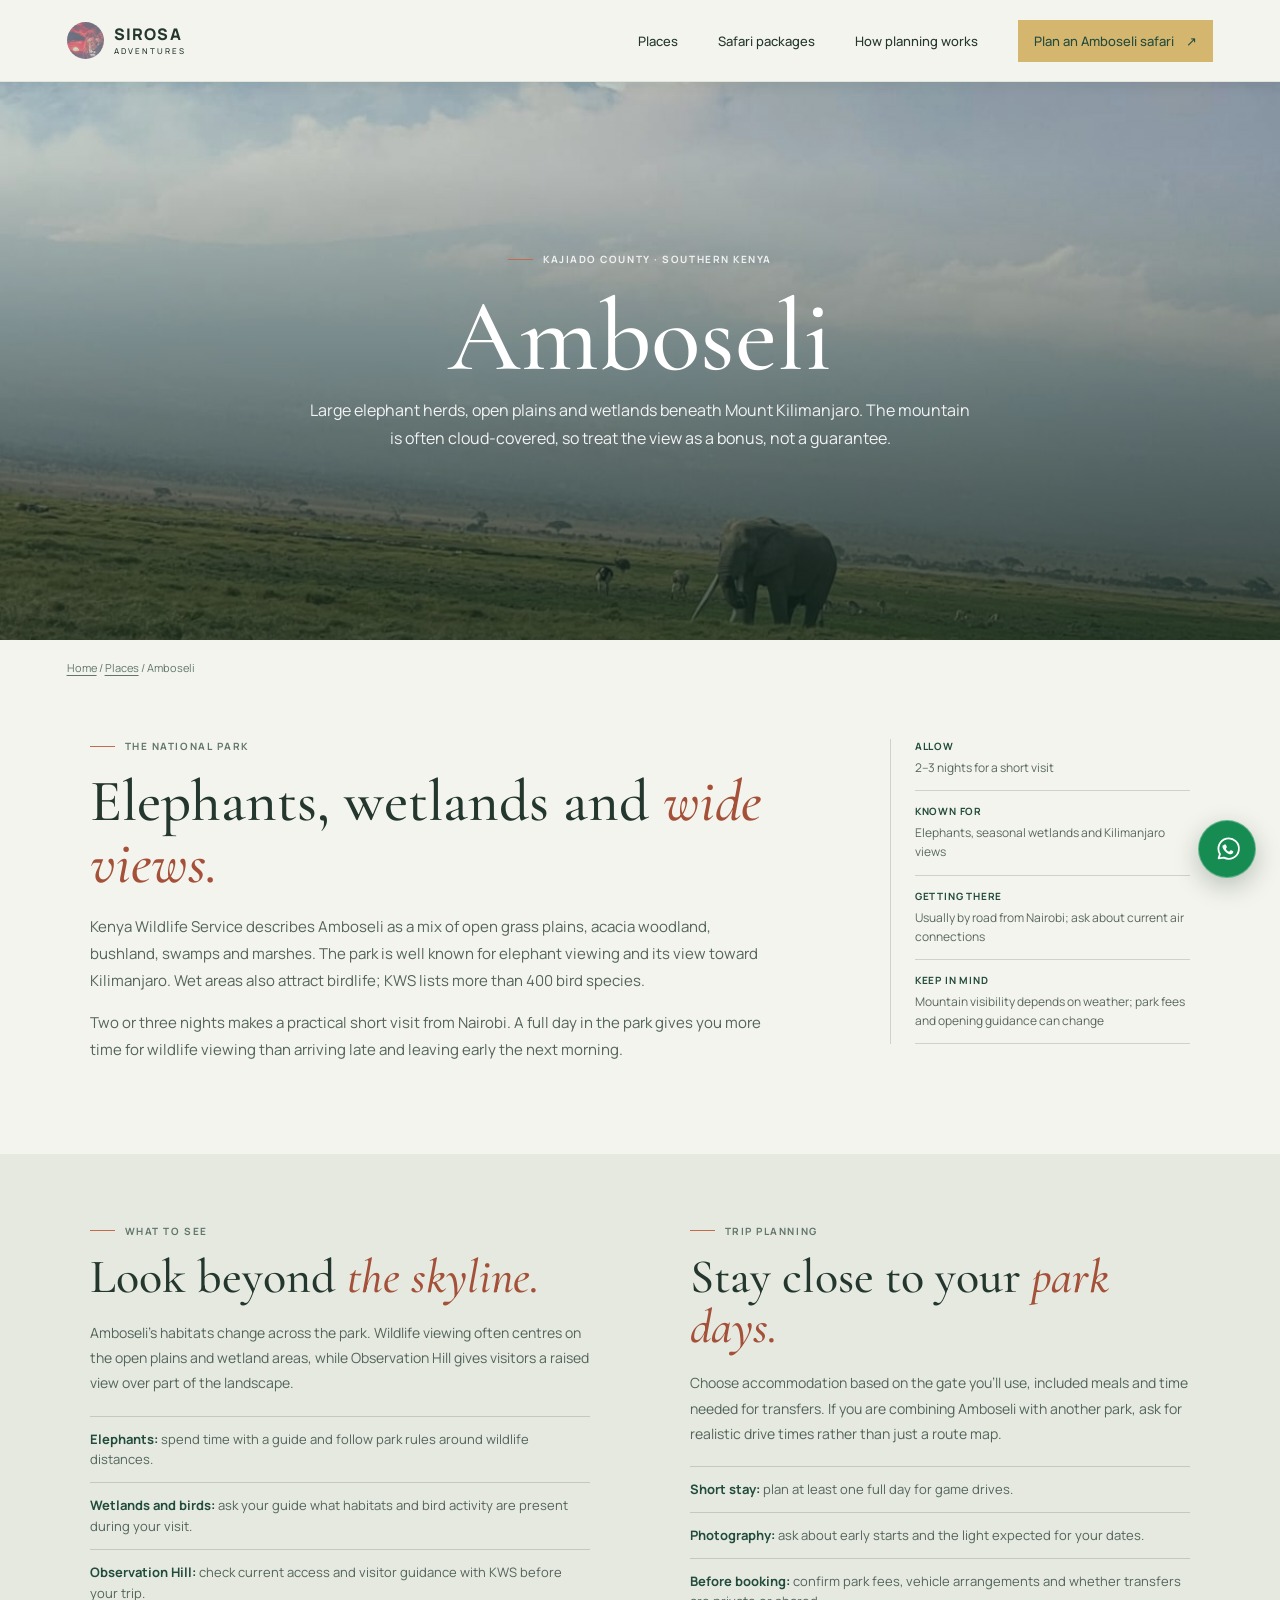
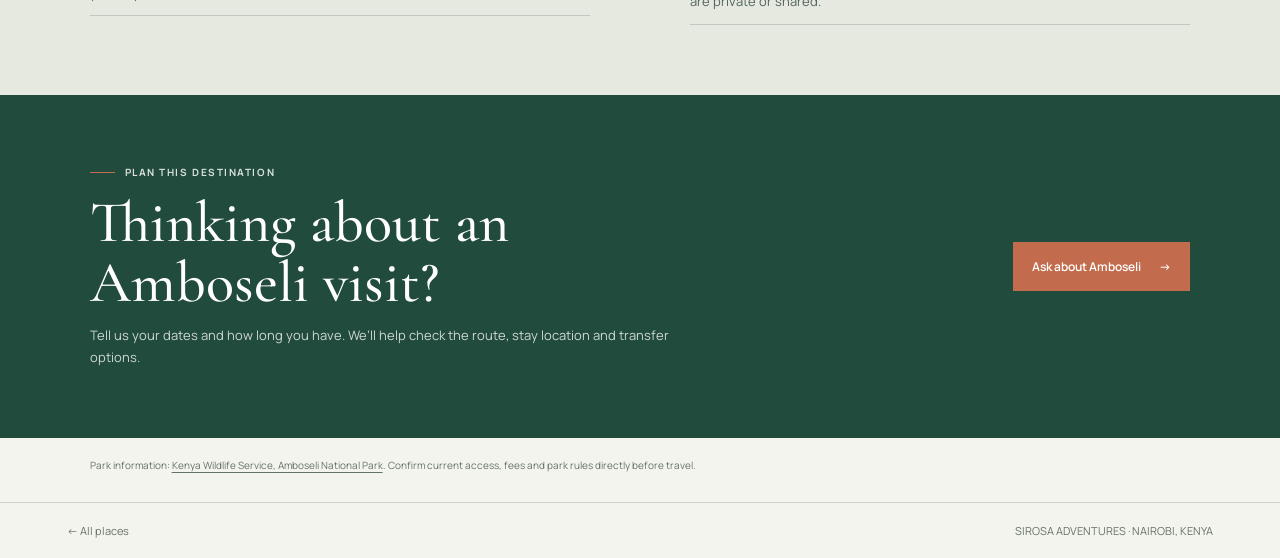
<file: places/amboseli.html>
<!doctype html>
<html lang="en">
  <head>
    <meta charset="UTF-8">
    <meta name="viewport" content="width=device-width, initial-scale=1.0">
    <meta name="theme-color" content="#214b3c">
    <meta name="description" content="Plan an Amboseli safari with notes on elephants, wetlands, Kilimanjaro views, access and park planning.">
    <link rel="preconnect" href="https://fonts.googleapis.com">
    <link rel="preconnect" href="https://fonts.gstatic.com" crossorigin>
    <link href="https://fonts.googleapis.com/css2?family=Cormorant+Garamond:ital,wght@0,500;0,600;1,500;1,600&amp;family=Manrope:wght@400;500;600;700;800&amp;display=swap" rel="stylesheet">
    <link rel="stylesheet" href="../src/styles.css?v=9">
    <script src="../src/contact.js?v=1" defer></script>
    <script src="../src/places.js?v=1" defer></script>
    <script src="../src/whatsapp.js?v=3" defer></script>
    <title>Amboseli Safari Guide | SIROSA Adventures</title>
  </head>
  <body class="place-page">
    <header class="site-header">
      <a class="wordmark" href="../index.html#home" aria-label="SIROSA Adventures home"><img class="brand-mark brand-mark-image" src="../images/sirosa-emblem.png" alt=""><span class="brand-name">SIROSA<span>ADVENTURES</span></span></a>
      <button class="menu-toggle icon-button" type="button" aria-label="Open menu" aria-expanded="false"><span aria-hidden="true">&#9776;</span></button>
      <nav class="main-nav" aria-label="Main navigation"><a href="../index.html#places">Places</a><a href="../index.html#journeys">Safari packages</a><a href="../index.html#approach">How planning works</a><a class="nav-cta" href="../index.html?place=Amboseli#plan">Plan an Amboseli safari <span aria-hidden="true">&#8599;</span></a></nav>
    </header>
    <main>
      <section class="place-hero" aria-labelledby="place-title"><img src="../images/img7.jpeg" alt="Elephant on the Amboseli plains beneath Mount Kilimanjaro"><div class="place-hero-shade"></div><div class="place-hero-copy"><div class="eyebrow"><span class="eyebrow-line"></span> KAJIADO COUNTY · SOUTHERN KENYA</div><h1 id="place-title">Amboseli</h1><p>Large elephant herds, open plains and wetlands beneath Mount Kilimanjaro. The mountain is often cloud-covered, so treat the view as a bonus, not a guarantee.</p></div></section>
      <nav class="place-breadcrumb" aria-label="Breadcrumb"><a href="../index.html">Home</a> / <a href="../index.html#places">Places</a> / Amboseli</nav>
      <section class="place-overview"><div><div class="eyebrow"><span class="eyebrow-line"></span> THE NATIONAL PARK</div><h2>Elephants, wetlands and <em>wide views.</em></h2><p class="place-intro">Kenya Wildlife Service describes Amboseli as a mix of open grass plains, acacia woodland, bushland, swamps and marshes. The park is well known for elephant viewing and its view toward Kilimanjaro. Wet areas also attract birdlife; KWS lists more than 400 bird species.</p><p class="place-intro">Two or three nights makes a practical short visit from Nairobi. A full day in the park gives you more time for wildlife viewing than arriving late and leaving early the next morning.</p></div>
        <aside class="place-facts" aria-label="Amboseli planning facts"><div class="place-fact"><strong>Allow</strong><span>2–3 nights for a short visit</span></div><div class="place-fact"><strong>Known for</strong><span>Elephants, seasonal wetlands and Kilimanjaro views</span></div><div class="place-fact"><strong>Getting there</strong><span>Usually by road from Nairobi; ask about current air connections</span></div><div class="place-fact"><strong>Keep in mind</strong><span>Mountain visibility depends on weather; park fees and opening guidance can change</span></div></aside>
      </section>
      <section class="place-content-band"><div class="place-content"><article><div class="eyebrow"><span class="eyebrow-line"></span> WHAT TO SEE</div><h2>Look beyond <em>the skyline.</em></h2><p>Amboseli’s habitats change across the park. Wildlife viewing often centres on the open plains and wetland areas, while Observation Hill gives visitors a raised view over part of the landscape.</p><ul class="place-list"><li><strong>Elephants:</strong> spend time with a guide and follow park rules around wildlife distances.</li><li><strong>Wetlands and birds:</strong> ask your guide what habitats and bird activity are present during your visit.</li><li><strong>Observation Hill:</strong> check current access and visitor guidance with KWS before your trip.</li></ul></article><article><div class="eyebrow"><span class="eyebrow-line"></span> TRIP PLANNING</div><h2>Stay close to your <em>park days.</em></h2><p>Choose accommodation based on the gate you’ll use, included meals and time needed for transfers. If you are combining Amboseli with another park, ask for realistic drive times rather than just a route map.</p><ul class="place-list"><li><strong>Short stay:</strong> plan at least one full day for game drives.</li><li><strong>Photography:</strong> ask about early starts and the light expected for your dates.</li><li><strong>Before booking:</strong> confirm park fees, vehicle arrangements and whether transfers are private or shared.</li></ul></article></div></section>
      <section class="place-plan"><div class="place-plan-inner"><div><div class="eyebrow light"><span class="eyebrow-line"></span> PLAN THIS DESTINATION</div><h2>Thinking about an Amboseli visit?</h2><p>Tell us your dates and how long you have. We’ll help check the route, stay location and transfer options.</p></div><a class="button button-coral" href="../index.html?place=Amboseli#plan">Ask about Amboseli <span aria-hidden="true">&#8594;</span></a></div></section>
      <p class="place-source">Park information: <a href="https://www.kws.go.ke/amboseli-national-park" target="_blank" rel="noreferrer">Kenya Wildlife Service, Amboseli National Park</a>. Confirm current access, fees and park rules directly before travel.</p>
    </main>
    <footer class="place-footer"><a href="../index.html#places">&#8592; All places</a><a href="../index.html">SIROSA ADVENTURES · NAIROBI, KENYA</a></footer>
  </body>
</html>
</file>
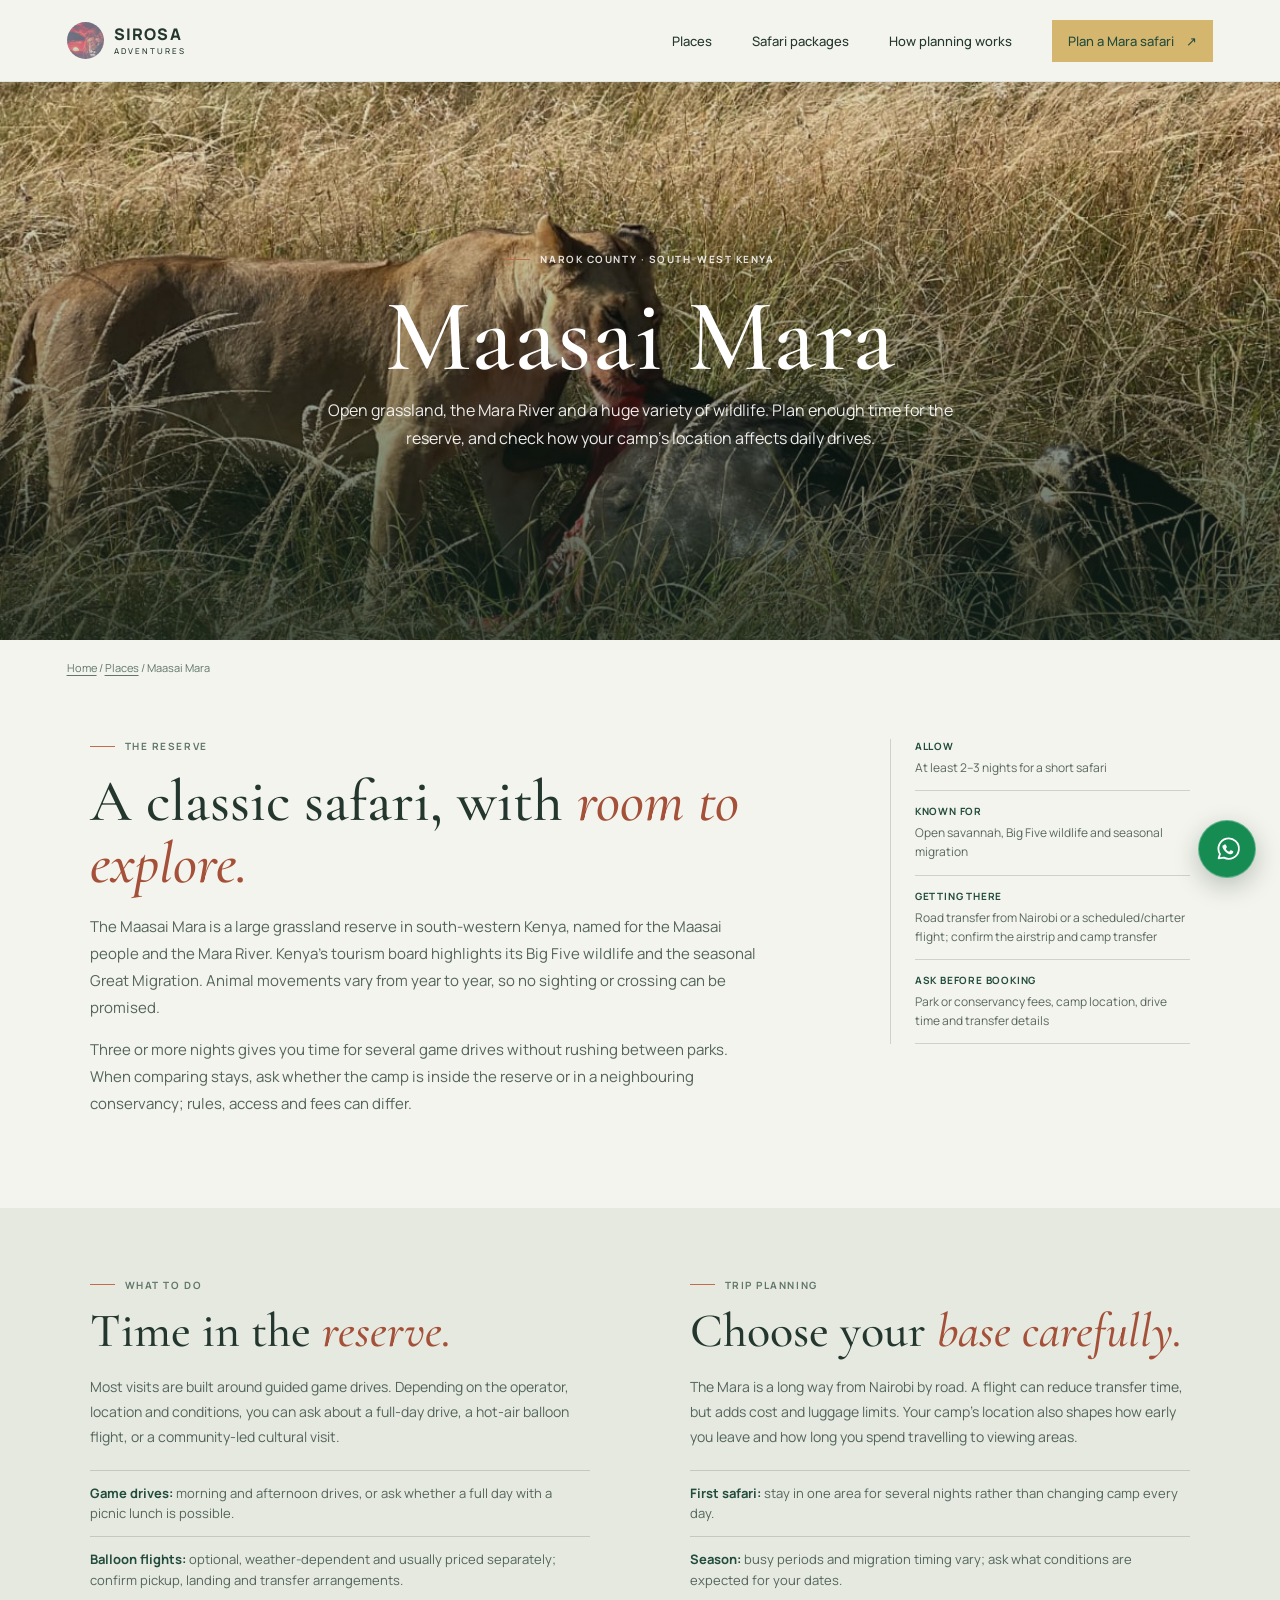
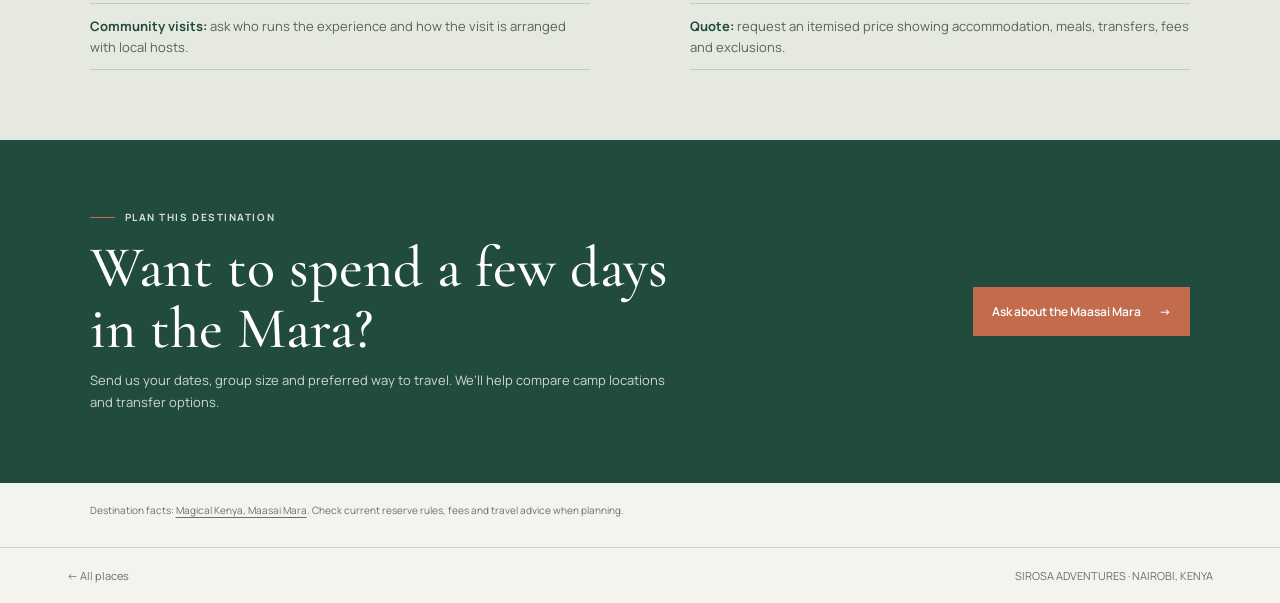
<file: places/maasai-mara.html>
<!doctype html>
<html lang="en">
  <head>
    <meta charset="UTF-8">
    <meta name="viewport" content="width=device-width, initial-scale=1.0">
    <meta name="theme-color" content="#214b3c">
    <meta name="description" content="Plan a Maasai Mara safari with practical notes on wildlife, reserve and conservancy stays, travel time and sample trip lengths.">
    <link rel="preconnect" href="https://fonts.googleapis.com">
    <link rel="preconnect" href="https://fonts.gstatic.com" crossorigin>
    <link href="https://fonts.googleapis.com/css2?family=Cormorant+Garamond:ital,wght@0,500;0,600;1,500;1,600&amp;family=Manrope:wght@400;500;600;700;800&amp;display=swap" rel="stylesheet">
    <link rel="stylesheet" href="../src/styles.css?v=9">
    <script src="../src/contact.js?v=1" defer></script>
    <script src="../src/places.js?v=1" defer></script>
    <script src="../src/whatsapp.js?v=3" defer></script>
    <title>Maasai Mara Safari Guide | SIROSA Adventures</title>
  </head>
  <body class="place-page">
    <header class="site-header">
      <a class="wordmark" href="../index.html#home" aria-label="SIROSA Adventures home"><img class="brand-mark brand-mark-image" src="../images/sirosa-emblem.png" alt=""><span class="brand-name">SIROSA<span>ADVENTURES</span></span></a>
      <button class="menu-toggle icon-button" type="button" aria-label="Open menu" aria-expanded="false"><span aria-hidden="true">&#9776;</span></button>
      <nav class="main-nav" aria-label="Main navigation"><a href="../index.html#places">Places</a><a href="../index.html#journeys">Safari packages</a><a href="../index.html#approach">How planning works</a><a class="nav-cta" href="../index.html?place=Maasai%20Mara#plan">Plan a Mara safari <span aria-hidden="true">&#8599;</span></a></nav>
    </header>
    <main>
      <section class="place-hero" aria-labelledby="place-title"><img src="../images/img20.jpeg" alt="Lion resting in the grassland of the Maasai Mara"><div class="place-hero-shade"></div><div class="place-hero-copy"><div class="eyebrow"><span class="eyebrow-line"></span> NAROK COUNTY · SOUTH-WEST KENYA</div><h1 id="place-title">Maasai Mara</h1><p>Open grassland, the Mara River and a huge variety of wildlife. Plan enough time for the reserve, and check how your camp’s location affects daily drives.</p></div></section>
      <nav class="place-breadcrumb" aria-label="Breadcrumb"><a href="../index.html">Home</a> / <a href="../index.html#places">Places</a> / Maasai Mara</nav>
      <section class="place-overview"><div><div class="eyebrow"><span class="eyebrow-line"></span> THE RESERVE</div><h2>A classic safari, with <em>room to explore.</em></h2><p class="place-intro">The Maasai Mara is a large grassland reserve in south-western Kenya, named for the Maasai people and the Mara River. Kenya’s tourism board highlights its Big Five wildlife and the seasonal Great Migration. Animal movements vary from year to year, so no sighting or crossing can be promised.</p><p class="place-intro">Three or more nights gives you time for several game drives without rushing between parks. When comparing stays, ask whether the camp is inside the reserve or in a neighbouring conservancy; rules, access and fees can differ.</p></div>
        <aside class="place-facts" aria-label="Maasai Mara planning facts"><div class="place-fact"><strong>Allow</strong><span>At least 2–3 nights for a short safari</span></div><div class="place-fact"><strong>Known for</strong><span>Open savannah, Big Five wildlife and seasonal migration</span></div><div class="place-fact"><strong>Getting there</strong><span>Road transfer from Nairobi or a scheduled/charter flight; confirm the airstrip and camp transfer</span></div><div class="place-fact"><strong>Ask before booking</strong><span>Park or conservancy fees, camp location, drive time and transfer details</span></div></aside>
      </section>
      <section class="place-content-band"><div class="place-content"><article><div class="eyebrow"><span class="eyebrow-line"></span> WHAT TO DO</div><h2>Time in the <em>reserve.</em></h2><p>Most visits are built around guided game drives. Depending on the operator, location and conditions, you can ask about a full-day drive, a hot-air balloon flight, or a community-led cultural visit.</p><ul class="place-list"><li><strong>Game drives:</strong> morning and afternoon drives, or ask whether a full day with a picnic lunch is possible.</li><li><strong>Balloon flights:</strong> optional, weather-dependent and usually priced separately; confirm pickup, landing and transfer arrangements.</li><li><strong>Community visits:</strong> ask who runs the experience and how the visit is arranged with local hosts.</li></ul></article><article><div class="eyebrow"><span class="eyebrow-line"></span> TRIP PLANNING</div><h2>Choose your <em>base carefully.</em></h2><p>The Mara is a long way from Nairobi by road. A flight can reduce transfer time, but adds cost and luggage limits. Your camp’s location also shapes how early you leave and how long you spend travelling to viewing areas.</p><ul class="place-list"><li><strong>First safari:</strong> stay in one area for several nights rather than changing camp every day.</li><li><strong>Season:</strong> busy periods and migration timing vary; ask what conditions are expected for your dates.</li><li><strong>Quote:</strong> request an itemised price showing accommodation, meals, transfers, fees and exclusions.</li></ul></article></div></section>
      <section class="place-plan"><div class="place-plan-inner"><div><div class="eyebrow light"><span class="eyebrow-line"></span> PLAN THIS DESTINATION</div><h2>Want to spend a few days in the Mara?</h2><p>Send us your dates, group size and preferred way to travel. We’ll help compare camp locations and transfer options.</p></div><a class="button button-coral" href="../index.html?place=Maasai%20Mara#plan">Ask about the Maasai Mara <span aria-hidden="true">&#8594;</span></a></div></section>
      <p class="place-source">Destination facts: <a href="https://magicalkenya.com/places-to-visit/maasai-mara/" target="_blank" rel="noreferrer">Magical Kenya, Maasai Mara</a>. Check current reserve rules, fees and travel advice when planning.</p>
    </main>
    <footer class="place-footer"><a href="../index.html#places">&#8592; All places</a><a href="../index.html">SIROSA ADVENTURES · NAIROBI, KENYA</a></footer>
  </body>
</html>
</file>
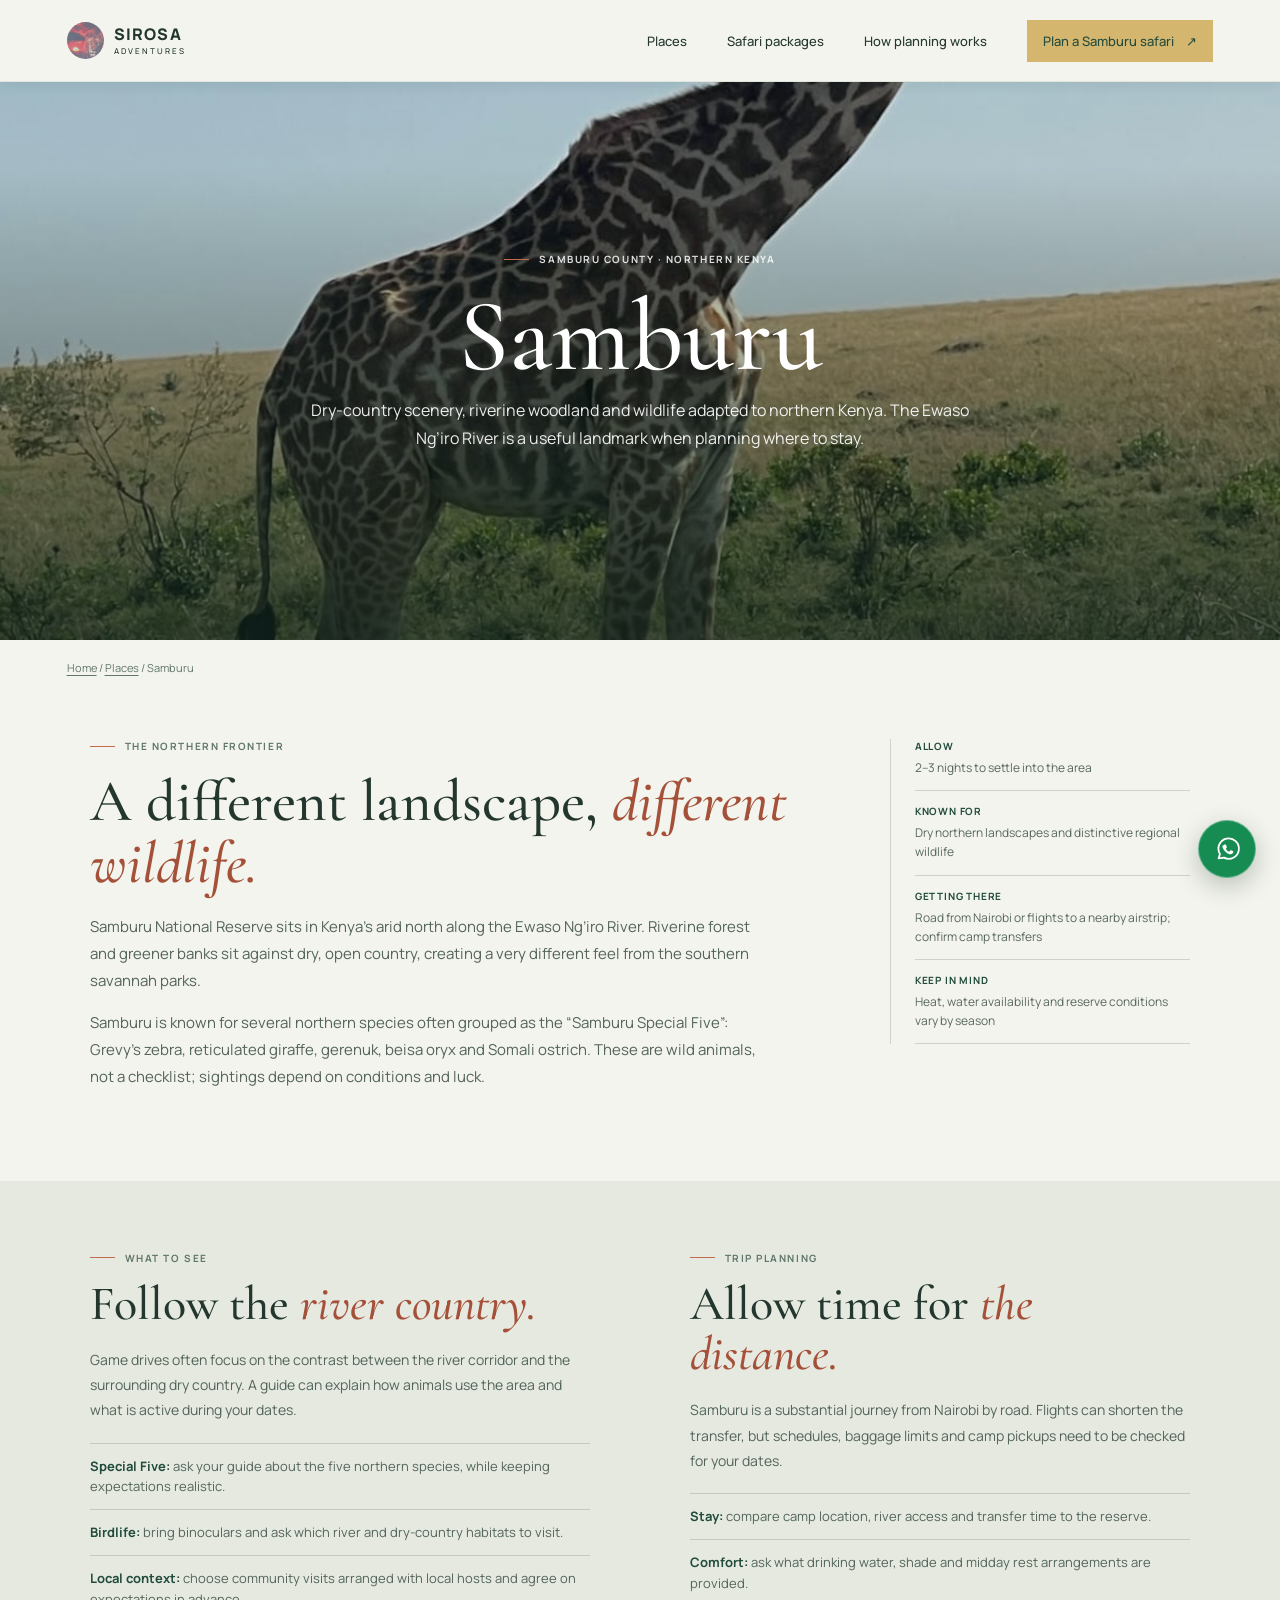
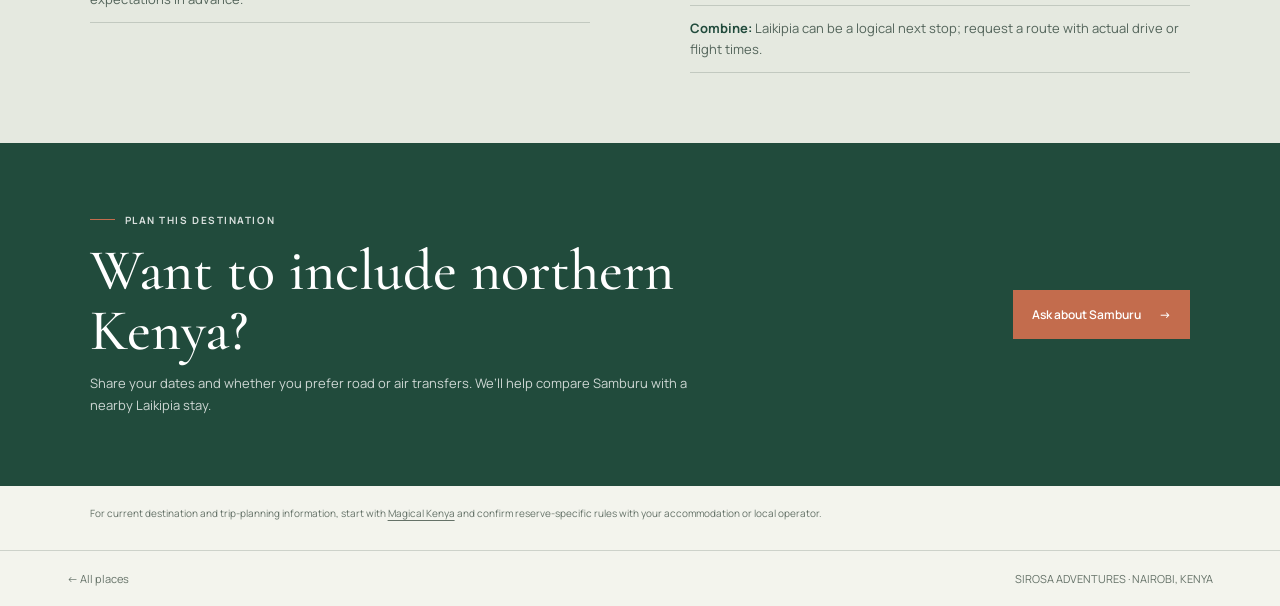
<file: places/samburu.html>
<!doctype html>
<html lang="en">
  <head>
    <meta charset="UTF-8">
    <meta name="viewport" content="width=device-width, initial-scale=1.0">
    <meta name="theme-color" content="#214b3c">
    <meta name="description" content="Explore Samburu in northern Kenya: dry-country landscapes, the Ewaso Ng'iro River and distinctive northern wildlife, with practical trip notes.">
    <link rel="preconnect" href="https://fonts.googleapis.com">
    <link rel="preconnect" href="https://fonts.gstatic.com" crossorigin>
    <link href="https://fonts.googleapis.com/css2?family=Cormorant+Garamond:ital,wght@0,500;0,600;1,500;1,600&amp;family=Manrope:wght@400;500;600;700;800&amp;display=swap" rel="stylesheet">
    <link rel="stylesheet" href="../src/styles.css?v=9">
    <script src="../src/contact.js?v=1" defer></script>
    <script src="../src/places.js?v=1" defer></script>
    <script src="../src/whatsapp.js?v=3" defer></script>
    <title>Samburu Safari Guide | SIROSA Adventures</title>
  </head>
  <body class="place-page">
    <header class="site-header">
      <a class="wordmark" href="../index.html#home" aria-label="SIROSA Adventures home"><img class="brand-mark brand-mark-image" src="../images/sirosa-emblem.png" alt=""><span class="brand-name">SIROSA<span>ADVENTURES</span></span></a>
      <button class="menu-toggle icon-button" type="button" aria-label="Open menu" aria-expanded="false"><span aria-hidden="true">&#9776;</span></button>
      <nav class="main-nav" aria-label="Main navigation"><a href="../index.html#places">Places</a><a href="../index.html#journeys">Safari packages</a><a href="../index.html#approach">How planning works</a><a class="nav-cta" href="../index.html?place=Samburu#plan">Plan a Samburu safari <span aria-hidden="true">&#8599;</span></a></nav>
    </header>
    <main>
      <section class="place-hero" aria-labelledby="place-title"><img src="../images/img10.jpeg" alt="Giraffe in the dry-country landscape of northern Kenya"><div class="place-hero-shade"></div><div class="place-hero-copy"><div class="eyebrow"><span class="eyebrow-line"></span> SAMBURU COUNTY · NORTHERN KENYA</div><h1 id="place-title">Samburu</h1><p>Dry-country scenery, riverine woodland and wildlife adapted to northern Kenya. The Ewaso Ng’iro River is a useful landmark when planning where to stay.</p></div></section>
      <nav class="place-breadcrumb" aria-label="Breadcrumb"><a href="../index.html">Home</a> / <a href="../index.html#places">Places</a> / Samburu</nav>
      <section class="place-overview"><div><div class="eyebrow"><span class="eyebrow-line"></span> THE NORTHERN FRONTIER</div><h2>A different landscape, <em>different wildlife.</em></h2><p class="place-intro">Samburu National Reserve sits in Kenya’s arid north along the Ewaso Ng’iro River. Riverine forest and greener banks sit against dry, open country, creating a very different feel from the southern savannah parks.</p><p class="place-intro">Samburu is known for several northern species often grouped as the “Samburu Special Five”: Grevy’s zebra, reticulated giraffe, gerenuk, beisa oryx and Somali ostrich. These are wild animals, not a checklist; sightings depend on conditions and luck.</p></div>
        <aside class="place-facts" aria-label="Samburu planning facts"><div class="place-fact"><strong>Allow</strong><span>2–3 nights to settle into the area</span></div><div class="place-fact"><strong>Known for</strong><span>Dry northern landscapes and distinctive regional wildlife</span></div><div class="place-fact"><strong>Getting there</strong><span>Road from Nairobi or flights to a nearby airstrip; confirm camp transfers</span></div><div class="place-fact"><strong>Keep in mind</strong><span>Heat, water availability and reserve conditions vary by season</span></div></aside>
      </section>
      <section class="place-content-band"><div class="place-content"><article><div class="eyebrow"><span class="eyebrow-line"></span> WHAT TO SEE</div><h2>Follow the <em>river country.</em></h2><p>Game drives often focus on the contrast between the river corridor and the surrounding dry country. A guide can explain how animals use the area and what is active during your dates.</p><ul class="place-list"><li><strong>Special Five:</strong> ask your guide about the five northern species, while keeping expectations realistic.</li><li><strong>Birdlife:</strong> bring binoculars and ask which river and dry-country habitats to visit.</li><li><strong>Local context:</strong> choose community visits arranged with local hosts and agree on expectations in advance.</li></ul></article><article><div class="eyebrow"><span class="eyebrow-line"></span> TRIP PLANNING</div><h2>Allow time for <em>the distance.</em></h2><p>Samburu is a substantial journey from Nairobi by road. Flights can shorten the transfer, but schedules, baggage limits and camp pickups need to be checked for your dates.</p><ul class="place-list"><li><strong>Stay:</strong> compare camp location, river access and transfer time to the reserve.</li><li><strong>Comfort:</strong> ask what drinking water, shade and midday rest arrangements are provided.</li><li><strong>Combine:</strong> Laikipia can be a logical next stop; request a route with actual drive or flight times.</li></ul></article></div></section>
      <section class="place-plan"><div class="place-plan-inner"><div><div class="eyebrow light"><span class="eyebrow-line"></span> PLAN THIS DESTINATION</div><h2>Want to include northern Kenya?</h2><p>Share your dates and whether you prefer road or air transfers. We’ll help compare Samburu with a nearby Laikipia stay.</p></div><a class="button button-coral" href="../index.html?place=Samburu#plan">Ask about Samburu <span aria-hidden="true">&#8594;</span></a></div></section>
      <p class="place-source">For current destination and trip-planning information, start with <a href="https://magicalkenya.com/places-to-go/" target="_blank" rel="noreferrer">Magical Kenya</a> and confirm reserve-specific rules with your accommodation or local operator.</p>
    </main>
    <footer class="place-footer"><a href="../index.html#places">&#8592; All places</a><a href="../index.html">SIROSA ADVENTURES · NAIROBI, KENYA</a></footer>
  </body>
</html>
</file>
<file: src/styles.css>
:root {
  font-family: 'Manrope', sans-serif;
  color: #23372e;
  background: #f3f4ed;
  font-synthesis: none;
  text-rendering: optimizeLegibility;
  --paper: #f3f4ed;
  --paper-deep: #e5e9e0;
  --surface: #fbfcf7;
  --site-header-height: 82px;
  --ink: #23372e;
  --green: #214b3c;
  --green-soft: #61766a;
  --coral: #c36c4d;
  --coral-dark: #a55038;
  --citrus: #d4b66f;
  --lagoon: #80a99c;
  --sun: #d2a765;
  --line: rgba(35, 55, 46, .18);
  --serif: 'Cormorant Garamond', Georgia, serif;
  --sans: 'Manrope', sans-serif;
}

* { box-sizing: border-box; }
html { scroll-behavior: smooth; scroll-padding-top: calc(var(--site-header-height) + 6px); }
body { margin: 0; min-width: 320px; padding-top: var(--site-header-height); }
button, input, select, textarea { font: inherit; }
button, a { -webkit-tap-highlight-color: transparent; }
a { color: inherit; text-decoration: none; }
button:focus-visible, a:focus-visible, input:focus-visible, select:focus-visible, textarea:focus-visible, summary:focus-visible { outline: 2px solid var(--coral); outline-offset: 4px; }
::selection { color: white; background: var(--coral); }

.site-header { height: var(--site-header-height); width: 100%; padding: 0 5.2vw; display: flex; justify-content: space-between; align-items: center; background: var(--paper); border-bottom: 1px solid rgba(23,55,46,.08); position: fixed; top: 0; left: 0; z-index: 20; box-shadow: 0 3px 12px rgba(23,55,46,.08); }
.wordmark { display: inline-flex; align-items: center; gap: 10px; }
.brand-mark { width: 37px; height: 37px; display: grid; place-items: center; border: 1px solid var(--green); border-radius: 50%; color: var(--green); }
.brand-name { font-size: 16px; line-height: 1; font-weight: 700; letter-spacing: 1.2px; }
.brand-name span { display: block; margin-top: 5px; font-size: 8px; letter-spacing: 2.1px; font-weight: 500; }
.main-nav { display: flex; align-items: center; gap: clamp(22px, 3.15vw, 48px); font-size: 12px; font-weight: 500; }
.main-nav > a:not(.nav-cta) { transition: color .2s ease; }
.main-nav > a:not(.nav-cta):hover { color: var(--coral-dark); }
.nav-cta { height: 42px; padding: 0 16px; display: inline-flex; gap: 12px; align-items: center; color: white; background: var(--green); transition: background .2s ease; }
.nav-cta:hover { background: var(--coral-dark); }
.menu-toggle { display: none; }
.icon-button { border: 0; background: none; color: var(--ink); }

.hero { min-height: min(500px, calc(100svh - var(--site-header-height))); height: calc(100svh - var(--site-header-height)); position: relative; isolation: isolate; overflow: hidden; color: white; background: #6c725e; }
.hero-image, .hero-shade { position: absolute; inset: 0; width: 100%; height: 100%; }
.hero-image { object-fit: cover; object-position: center 54%; z-index: -2; animation: hero-reveal 1.1s cubic-bezier(.2,.7,.2,1) both; }
.hero-shade { z-index: -1; background: linear-gradient(0deg, rgba(15, 34, 26, .62), rgba(19, 38, 29, .2) 75%), rgba(19, 38, 29, .16); }
.hero-copy { position: absolute; left: 50%; top: 50%; width: min(760px, 84vw); transform: translate(-50%, -47%); text-align: center; animation: hero-copy-fade .8s .12s both; }
.hero-copy .eyebrow { justify-content: center; }
.eyebrow { display: flex; align-items: center; gap: 10px; color: var(--green-soft); font-size: 9px; font-weight: 700; letter-spacing: 1.55px; }
.eyebrow.light { color: rgba(255,255,255,.83); }
.eyebrow-line { width: 25px; height: 1px; background: var(--coral); display: inline-block; }
h1, h2, h3, p { margin-top: 0; }
.hero h1 { margin: 23px 0 17px; font-family: var(--serif); font-size: clamp(78px, 9.2vw, 136px); font-weight: 500; line-height: .91; letter-spacing: 0; }
h1 em, h2 em { font-weight: 500; }
.hero h1 em { color: #ed987b; }
.hero-copy > p { max-width: 480px; margin: 0 auto 29px; color: rgba(255,255,255,.94); font-size: 15px; line-height: 1.75; }
.hero-actions { display: flex; justify-content: center; align-items: center; gap: 28px; }
.button { min-height: 49px; border: 0; padding: 0 19px; display: inline-flex; justify-content: center; align-items: center; gap: 18px; font-weight: 600; font-size: 12px; cursor: pointer; transition: background .2s, transform .2s; }
.button:hover { transform: translateY(-2px); }
.button-coral { background: var(--coral); color: #fff; }
.button-coral:hover { background: var(--coral-dark); }
.text-link { display: inline-flex; align-items: center; gap: 11px; color: var(--green); font-size: 12px; font-weight: 600; border-bottom: 1px solid rgba(38,55,46,.35); padding-bottom: 5px; transition: gap .2s, color .2s; }
.text-link:hover { gap: 16px; color: var(--coral-dark); }
.light-link { color: white; border-color: rgba(255,255,255,.45); }
.light-link:hover { color: #ffc1a7; }
.hero-caption { position: absolute; bottom: 26px; left: 5.2%; right: 5.2%; display: flex; justify-content: space-between; color: rgba(255,255,255,.8); font-size: 9px; font-weight: 600; letter-spacing: 1.4px; }

.section-wrap { width: min(1280px, 89.6%); margin-inline: auto; }
.intro { padding-top: 111px; padding-bottom: 60px; }
.intro-kicker { margin-bottom: 25px; }
.intro-copy { display: grid; grid-template-columns: 1.12fr .68fr; gap: 10%; align-items: end; }
.intro h2, .section-heading h2, .journey-head h2, .process-title h2, .fieldnotes-copy h2, .faq-heading h2 { font-family: var(--serif); font-weight: 500; font-size: clamp(43px, 5.4vw, 75px); line-height: 1.07; letter-spacing: 0; margin: 0; }
.intro h2 em, .section-heading h2 em, .journey-head h2 em, .process-title h2 em, .fieldnotes-copy h2 em, .faq-heading h2 em { color: var(--coral-dark); }
.intro-aside { max-width: 410px; padding-bottom: 5px; }
.intro-aside p { margin-bottom: 13px; color: #596157; font-size: 13px; line-height: 1.75; }
.intro-aside .text-link { margin-top: 11px; }
.intro-rule { margin-top: 70px; padding-top: 13px; border-top: 1px solid var(--line); display: flex; justify-content: space-between; color: #797d72; font-size: 8px; font-weight: 600; letter-spacing: 1.3px; }

.places-section { padding: 85px 0 100px; background: var(--paper-deep); }
.section-heading, .journey-head { display: flex; align-items: end; justify-content: space-between; gap: 50px; margin-bottom: 39px; }
.section-heading .eyebrow, .journey-head .eyebrow { margin-bottom: 20px; }
.section-heading h2, .journey-head h2 { font-size: clamp(42px, 5vw, 66px); }
.section-heading > p, .journey-head > p { max-width: 310px; margin: 0 0 7px; color: #62685d; font-size: 13px; line-height: 1.75; }
.destination-grid { display: grid; grid-template-columns: 1.14fr .86fr 1fr 1fr; gap: 13px; align-items: end; }
.destination { min-width: 0; height: 355px; position: relative; overflow: hidden; color: white; background: #7e806c; }
.destination:nth-child(even) { height: 300px; }
.destination img { width: 100%; height: 100%; object-fit: cover; transition: transform .7s cubic-bezier(.2,.65,.25,1); }
.destination:hover img, .journey-image-button:hover img { transform: scale(1.045); }
.destination::after { content: ''; position: absolute; inset: 35% 0 0; background: linear-gradient(transparent, rgba(17, 31, 23, .73)); }
.destination-number { position: absolute; top: 15px; left: 16px; z-index: 1; font-size: 9px; letter-spacing: 1.4px; }
.destination-label { position: absolute; z-index: 1; bottom: 19px; left: 19px; right: 16px; display: flex; justify-content: space-between; align-items: end; gap: 6px; }
.destination-label strong { display: block; font-family: var(--serif); font-weight: 500; font-size: clamp(19px, 2vw, 25px); }
.destination-label small { display: block; margin-top: 5px; color: rgba(255,255,255,.83); font-size: 10px; }
.round-arrow, .image-arrow { width: 34px; height: 34px; flex: 0 0 34px; border: 1px solid rgba(255,255,255,.7); border-radius: 50%; display: grid; place-items: center; transition: color .2s, background .2s; }
.destination:hover .round-arrow { color: var(--green); background: white; }

.journeys-section { padding-top: 104px; padding-bottom: 112px; }
.journey-head { margin-bottom: 28px; }
.journey-head > p { max-width: 355px; }
.filter-row { display: flex; align-items: center; gap: 8px; padding: 17px 0; margin-bottom: 23px; border-top: 1px solid var(--line); border-bottom: 1px solid var(--line); }
.filter-button { border: 1px solid transparent; background: transparent; padding: 9px 13px; color: #596157; font-size: 11px; cursor: pointer; transition: color .2s, background .2s, border-color .2s; }
.filter-button:hover, .filter-button.active { border-color: var(--green); color: white; background: var(--green); }
.filter-count { margin-left: auto; color: #7a7d72; font-size: 8px; font-weight: 700; letter-spacing: 1.4px; }
.journey-grid { display: grid; grid-template-columns: repeat(3, minmax(0, 1fr)); gap: 23px; }
.journey-card { min-width: 0; animation: rise-in .45s both; }
.journey-image-button { width: 100%; aspect-ratio: 1.2; padding: 0; position: relative; display: block; overflow: hidden; border: 0; background: #c4b89d; cursor: pointer; }
.journey-image-button img { width: 100%; height: 100%; object-fit: cover; transition: transform .65s cubic-bezier(.2,.65,.25,1); }
.journey-index { position: absolute; top: 14px; left: 15px; color: white; font-size: 9px; letter-spacing: 1.5px; }
.image-arrow { position: absolute; right: 14px; bottom: 14px; color: white; background: rgba(27,48,38,.18); }
.journey-meta { margin: 19px 0 11px; display: flex; gap: 13px; align-items: center; color: var(--coral-dark); font-size: 9px; font-weight: 700; letter-spacing: 1px; text-transform: uppercase; }
.journey-meta span + span { padding-left: 13px; border-left: 1px solid var(--line); color: #6b7166; }
.journey-card h3 { margin: 0 0 7px; font-family: var(--serif); font-size: clamp(25px, 2.4vw, 32px); font-weight: 500; line-height: 1.15; }
.journey-places { display: flex; align-items: center; gap: 5px; margin: 0 0 14px; color: #71766c; font-size: 10px; }
.journey-detail { max-width: 390px; min-height: 65px; margin-bottom: 15px; color: #535d53; font-size: 11px; line-height: 1.7; }
.journey-includes { min-height: 34px; padding: 11px 0; border-top: 1px solid var(--line); color: #73786f; font-size: 9px; }
.journey-foot { min-height: 48px; border-top: 1px solid var(--line); display: flex; justify-content: space-between; align-items: center; gap: 8px; font-size: 10px; font-weight: 600; }
.journey-foot button { display: inline-flex; gap: 8px; align-items: center; border: 0; padding: 8px 0 8px 6px; color: var(--green); background: transparent; font-size: 10px; font-weight: 600; cursor: pointer; }
.journey-foot button:hover { color: var(--coral-dark); }
.price-note { margin: 26px 0 0; text-align: right; color: #797d72; font-size: 10px; }

.approach-section { min-height: 600px; display: grid; grid-template-columns: 1fr 1fr; background: var(--green); color: white; }
.approach-image-wrap { min-height: 600px; position: relative; overflow: hidden; }
.approach-image-wrap img { width: 100%; height: 100%; position: absolute; inset: 0; object-fit: cover; }
.approach-image-wrap::after { content: ''; position: absolute; inset: 0; background: linear-gradient(0deg, rgba(10,25,18,.43), transparent 37%); }
.photo-note { position: absolute; bottom: 24px; left: 25px; z-index: 1; color: white; font-size: 8px; font-weight: 600; letter-spacing: 1.5px; }
.approach-copy { width: min(560px, 83%); align-self: center; padding: 79px 0 84px; margin-left: 11%; }
.approach-copy h2 { margin: 25px 0 18px; font-family: var(--serif); font-size: clamp(43px, 5.1vw, 70px); line-height: 1.07; font-weight: 500; }
.approach-copy h2 em { color: #e48a6c; }
.approach-lead { max-width: 420px; color: rgba(255,255,255,.77); font-size: 12px; line-height: 1.8; }
.approach-points { margin: 32px 0; border-top: 1px solid rgba(255,255,255,.2); }
.approach-points > div { padding: 14px 0; border-bottom: 1px solid rgba(255,255,255,.2); display: flex; align-items: center; gap: 14px; }
.approach-icon { width: 34px; height: 34px; flex: 0 0 34px; display: grid; place-items: center; color: #e99477; }
.approach-points p { margin: 0; }
.approach-points strong, .approach-points small { display: block; }
.approach-points strong { font-size: 11px; font-weight: 600; }
.approach-points small { margin-top: 4px; color: rgba(255,255,255,.67); font-size: 10px; }

.process-section { padding-top: 111px; padding-bottom: 112px; display: grid; grid-template-columns: .82fr 1.18fr; gap: 8%; }
.process-title .eyebrow { margin-bottom: 23px; }
.process-title h2 { font-size: clamp(48px, 5.3vw, 71px); }
.process-steps { padding-top: 4px; display: grid; grid-template-columns: repeat(3, minmax(0,1fr)); gap: 20px; }
.process-steps article { padding-top: 15px; border-top: 1px solid var(--green); }
.process-steps article > span { color: var(--coral-dark); font-size: 9px; font-weight: 700; letter-spacing: 1.2px; }
.process-steps h3 { max-width: 150px; margin: 30px 0 12px; font-family: var(--serif); font-size: 21px; font-weight: 500; line-height: 1.2; }
.process-steps p { margin: 0; color: #656b61; font-size: 10px; line-height: 1.7; }

.fieldnotes-section { min-height: 550px; display: grid; grid-template-columns: 1.08fr .92fr; background: var(--paper-deep); }
.fieldnotes-image { min-height: 550px; position: relative; overflow: hidden; }
.fieldnotes-image img { width: 100%; height: 100%; position: absolute; inset: 0; object-fit: cover; }
.fieldnotes-image::after { content: ''; position: absolute; inset: 0; background: linear-gradient(0deg, rgba(18,35,26,.4), transparent 35%); }
.fieldnotes-tag { position: absolute; left: 7%; bottom: 27px; z-index: 1; color: white; font-size: 9px; font-weight: 600; letter-spacing: 1.5px; }
.fieldnotes-copy { width: min(430px, 78%); align-self: center; margin: 0 auto; padding: 68px 0; }
.fieldnotes-copy .eyebrow { margin-bottom: 23px; }
.fieldnotes-copy h2 { margin-bottom: 20px; font-size: clamp(44px, 5.1vw, 68px); }
.fieldnotes-copy > p { color: #5d665c; font-size: 12px; line-height: 1.8; }
.fieldnotes-copy .text-link { margin-top: 8px; }

.faq-section { padding-top: 105px; padding-bottom: 115px; display: grid; grid-template-columns: .75fr 1.25fr; gap: 11%; }
.faq-heading .eyebrow { margin: 7px 0 21px; }
.faq-heading h2 { font-size: clamp(42px, 4.4vw, 58px); }
.faq-heading > p { margin-top: 14px; color: #697066; font-size: 12px; }
.faq-list { border-top: 1px solid var(--line); }
.faq-item { border-bottom: 1px solid var(--line); }
.faq-item summary { min-height: 61px; display: flex; justify-content: space-between; align-items: center; gap: 20px; list-style: none; cursor: pointer; font-size: 12px; font-weight: 600; }
.faq-item summary::-webkit-details-marker { display: none; }
.faq-symbol { width: 22px; height: 22px; flex: 0 0 22px; position: relative; border: 1px solid var(--line); border-radius: 50%; }
.faq-symbol::before, .faq-symbol::after { content: ''; position: absolute; top: 10px; left: 6px; width: 8px; height: 1px; background: var(--green); transition: transform .2s; }
.faq-symbol::after { transform: rotate(90deg); }
.faq-item[open] .faq-symbol::after { transform: rotate(0); }
.faq-item > p { max-width: 600px; margin: -1px 40px 20px 0; color: #667064; font-size: 11px; line-height: 1.8; }

.plan-section { position: relative; overflow: hidden; padding: 92px 0 100px; color: white; background: var(--green); }
.plan-inner { width: min(1120px, 84%); margin: 0 auto; display: grid; grid-template-columns: .82fr 1.18fr; gap: 10%; align-items: start; position: relative; z-index: 1; }
.plan-copy { padding-top: 24px; }
.plan-copy .eyebrow { margin-bottom: 25px; }
.plan-copy h2 { margin-bottom: 22px; font-family: var(--serif); font-size: clamp(56px, 6.6vw, 88px); font-weight: 500; line-height: .98; }
.plan-copy h2 em { color: #e99477; }
.plan-copy > p { max-width: 330px; color: rgba(255,255,255,.73); font-size: 12px; line-height: 1.8; }
.plan-contact { margin-top: 66px; padding-top: 17px; border-top: 1px solid rgba(255,255,255,.22); display: flex; flex-wrap: wrap; align-items: center; gap: 14px; color: rgba(255,255,255,.68); font-size: 10px; }
.plan-contact a { display: inline-flex; align-items: center; gap: 6px; color: white; font-weight: 600; }
.plan-decor { position: absolute; bottom: -62px; left: -24px; color: rgba(255,255,255,.035); font-family: var(--serif); font-size: clamp(160px, 25vw, 340px); font-weight: 600; line-height: 1; pointer-events: none; }
.inquiry-form { padding: 27px 30px 24px; color: var(--ink); background: var(--paper); }
.form-heading { margin-bottom: 21px; padding-bottom: 14px; border-bottom: 1px solid var(--line); display: flex; justify-content: space-between; gap: 12px; color: #70766c; font-size: 8px; font-weight: 700; letter-spacing: 1.3px; }
.field-label { display: block; margin-bottom: 14px; color: #455247; font-size: 10px; font-weight: 600; }
.field-label input, .field-label select, .field-label textarea { width: 100%; min-height: 39px; margin-top: 6px; padding: 10px 11px; border: 1px solid rgba(38,55,46,.22); border-radius: 0; color: var(--ink); background: #faf8f3; font-size: 11px; font-weight: 400; }
.field-label textarea { resize: vertical; min-height: 56px; line-height: 1.55; }
.field-label input::placeholder, .field-label textarea::placeholder { color: #a0a198; }
.field-label select { appearance: none; padding-right: 28px; background-image: url("data:image/svg+xml,%3Csvg xmlns='http://www.w3.org/2000/svg' width='12' height='12' viewBox='0 0 24 24' fill='none' stroke='%2326372e' stroke-width='2'%3E%3Cpath d='m6 9 6 6 6-6'/%3E%3C/svg%3E"); background-repeat: no-repeat; background-position: right 11px center; }
.field-row { display: grid; grid-template-columns: 1fr 1fr; gap: 12px; }
.optional { float: right; color: #92958a; font-size: 8px; letter-spacing: 1px; }
.submit-button { width: 100%; margin-top: 2px; justify-content: space-between; }
.form-privacy { margin: 12px 0 0; color: #81857a; font-size: 9px; line-height: 1.6; }
.form-status { margin: 12px 0 0; display: flex; align-items: flex-start; gap: 7px; color: var(--green); font-size: 10px; line-height: 1.6; }
.form-status[hidden] { display: none; }
.form-status svg { flex: 0 0 15px; margin-top: 1px; }
.form-status a { text-decoration: underline; }

.site-footer { padding: 48px 5.2vw 18px; background: #e9e3d7; }
.footer-main { min-height: 103px; display: grid; grid-template-columns: 1fr 1.25fr 1fr 40px; gap: 20px; align-items: start; }
.footer-brand { align-self: start; }
.footer-main > p { color: #697066; font-size: 10px; line-height: 1.8; }
.footer-email { justify-self: start; display: inline-flex; align-items: center; gap: 8px; border-bottom: 1px solid var(--line); padding-bottom: 5px; font-size: 11px; font-weight: 600; }
.back-top { width: 38px; height: 38px; border: 1px solid var(--line); border-radius: 50%; display: grid; place-items: center; transform: rotate(180deg); }
.back-top:hover { color: var(--coral-dark); border-color: var(--coral); }
.footer-bottom { padding-top: 14px; border-top: 1px solid var(--line); display: flex; justify-content: space-between; gap: 15px; color: #72776d; font-size: 8px; font-weight: 600; letter-spacing: 1px; }
.footer-bottom a { display: inline-flex; align-items: center; gap: 7px; color: var(--green); }

@keyframes rise-in { from { opacity: 0; transform: translateY(17px); } to { opacity: 1; transform: translateY(0); } }
@keyframes hero-copy-fade { from { opacity: 0; } to { opacity: 1; } }
@keyframes hero-reveal { from { transform: scale(1.035); opacity: .7; } to { transform: scale(1); opacity: 1; } }

@media (min-width: 1500px) {
  .hero-copy { left: max(11.4%, calc((100% - 1170px) / 2)); }
}

@media (max-width: 900px) {
  .site-header { height: var(--site-header-height); }
  .main-nav { gap: 18px; }
  .main-nav > a:not(.nav-cta) { font-size: 11px; }
  .hero { min-height: min(500px, calc(100svh - var(--site-header-height))); height: calc(100svh - var(--site-header-height)); }
  .hero-copy { left: 50%; width: min(700px, 86vw); }
  .destination-grid { grid-template-columns: repeat(2, 1fr); }
  .destination, .destination:nth-child(even) { height: 330px; }
  .journey-grid { gap: 15px; }
  .journey-detail { min-height: 88px; }
  .approach-section { min-height: 540px; }
  .approach-image-wrap { min-height: 540px; }
  .approach-copy { width: 84%; margin-left: 9%; }
  .process-section { grid-template-columns: 1fr; gap: 38px; }
  .process-steps { max-width: 760px; }
  .faq-section { gap: 7%; }
  .plan-inner { width: 89%; gap: 6%; }
}

@media (max-width: 640px) {
  :root { --site-header-height: 66px; }
  html { scroll-padding-top: calc(var(--site-header-height) + 4px); }
  body { padding-top: var(--site-header-height); }
  .site-header { height: var(--site-header-height); padding-inline: 5%; }
  .brand-mark { width: 33px; height: 33px; }
  .brand-name { font-size: 14px; }
  .brand-name span { font-size: 7px; }
  .menu-toggle { width: 39px; height: 39px; display: grid; place-items: center; cursor: pointer; }
  .main-nav { display: none; position: absolute; top: var(--site-header-height); left: 0; right: 0; padding: 12px 5% 20px; align-items: stretch; flex-direction: column; gap: 0; background: var(--paper); border-top: 1px solid var(--line); box-shadow: 0 16px 20px rgba(27, 44, 33, .1); }
  .main-nav.is-open { display: flex; }
  .main-nav > a:not(.nav-cta) { padding: 13px 0; border-bottom: 1px solid var(--line); font-size: 13px; }
  .nav-cta { width: max-content; margin-top: 14px; }
  .hero { min-height: min(500px, calc(100svh - var(--site-header-height))); height: calc(100svh - var(--site-header-height)); }
  .hero-image { object-position: 57% center; }
  .hero-shade { background: linear-gradient(0deg, rgba(15,34,26,.62), rgba(19,38,29,.24) 75%), rgba(19,38,29,.18); }
  .hero-copy { left: 50%; top: 47%; width: 88%; transform: translate(-50%, -42%); }
  .hero h1 { margin: 25px 0 16px; font-size: clamp(74px, 22vw, 106px); }
  .hero-copy > p { max-width: 310px; font-size: 13px; }
  .hero-actions { align-items: center; flex-direction: column; gap: 18px; }
  .hero-stamp { width: 77px; height: 77px; top: 6%; right: 7%; font-size: 6px; }
  .hero-stamp svg { width: 20px; }
  .hero-caption { left: 6%; right: 6%; bottom: 18px; font-size: 7px; }
  .section-wrap { width: 88%; }
  .intro { padding-top: 75px; padding-bottom: 42px; }
  .intro-copy { grid-template-columns: 1fr; gap: 23px; }
  .intro h2, .section-heading h2, .journey-head h2 { font-size: clamp(43px, 12vw, 61px); }
  .intro-aside { max-width: 100%; }
  .intro-rule { margin-top: 43px; font-size: 7px; letter-spacing: .7px; }
  .intro-rule span:nth-child(2) { display: none; }
  .places-section { padding: 68px 0 73px; }
  .section-heading, .journey-head { align-items: flex-start; flex-direction: column; gap: 15px; margin-bottom: 26px; }
  .section-heading .eyebrow, .journey-head .eyebrow { margin-bottom: 16px; }
  .section-heading > p, .journey-head > p { max-width: 370px; }
  .destination-grid { gap: 9px; }
  .destination, .destination:nth-child(even) { height: clamp(195px, 62vw, 270px); }
  .destination-label { left: 12px; right: 9px; bottom: 13px; }
  .destination-label strong { font-size: clamp(17px, 4.8vw, 22px); }
  .destination-label small { max-width: 150px; font-size: 8px; }
  .round-arrow { width: 28px; height: 28px; flex-basis: 28px; }
  .journeys-section { padding-top: 74px; padding-bottom: 77px; }
  .filter-row { gap: 3px; overflow-x: auto; margin-right: -6.8%; padding: 13px 0; }
  .filter-button { flex: 0 0 auto; padding: 8px 10px; font-size: 10px; }
  .filter-count { display: none; }
  .journey-grid { grid-template-columns: 1fr; gap: 34px; }
  .journey-image-button { aspect-ratio: 1.35; }
  .journey-meta { margin-top: 15px; }
  .journey-card h3 { font-size: 29px; }
  .journey-detail { min-height: 0; }
  .price-note { text-align: left; line-height: 1.6; }
  .approach-section { grid-template-columns: 1fr; }
  .approach-image-wrap { min-height: 310px; }
  .approach-copy { width: 86%; padding: 61px 0 67px; margin: auto; }
  .approach-copy h2 { font-size: clamp(43px, 12vw, 61px); }
  .process-section { padding-top: 75px; padding-bottom: 78px; gap: 34px; }
  .process-title h2 { font-size: 56px; }
  .process-steps { grid-template-columns: 1fr; gap: 17px; }
  .process-steps article { display: grid; grid-template-columns: 30px 1fr; column-gap: 9px; padding-top: 13px; }
  .process-steps article > span { grid-row: 1 / span 2; }
  .process-steps h3 { max-width: unset; margin: 0 0 6px; font-size: 20px; }
  .process-steps p { grid-column: 2; }
  .fieldnotes-section { grid-template-columns: 1fr; }
  .fieldnotes-image { min-height: 330px; }
  .fieldnotes-copy { width: 86%; padding: 58px 0 65px; }
  .fieldnotes-copy h2 { font-size: 56px; }
  .faq-section { padding-top: 74px; padding-bottom: 80px; grid-template-columns: 1fr; gap: 27px; }
  .faq-heading h2 { font-size: 48px; }
  .faq-item summary { min-height: 59px; font-size: 11px; }
  .faq-item > p { margin-right: 25px; }
  .plan-section { padding: 70px 0 75px; }
  .plan-inner { width: 88%; grid-template-columns: 1fr; gap: 35px; }
  .plan-copy { padding-top: 0; }
  .plan-copy h2 { font-size: 68px; }
  .plan-contact { margin-top: 30px; }
  .inquiry-form { padding: 21px 17px 19px; }
  .field-row { grid-template-columns: 1fr; gap: 0; }
  .form-heading { font-size: 7px; }
  .site-footer { padding: 36px 6% 17px; }
  .footer-main { grid-template-columns: 1fr auto; gap: 18px 15px; padding-bottom: 20px; }
  .footer-main > p { grid-column: 1; grid-row: 2; margin: 0; }
  .footer-email { grid-column: 1; grid-row: 3; font-size: 10px; }
  .back-top { grid-column: 2; grid-row: 1; }
  .footer-bottom { flex-wrap: wrap; font-size: 7px; }
  .footer-bottom span:nth-child(2) { display: none; }
}

@media (prefers-reduced-motion: reduce) {
  *, *::before, *::after { scroll-behavior: auto !important; animation-duration: .01ms !important; animation-iteration-count: 1 !important; transition-duration: .01ms !important; }
}

.brand-mark { background: var(--lagoon); border-color: var(--green); font-family: var(--serif); font-size: 22px; font-weight: 600; }
.brand-mark-image { display: block; border: 0; background: transparent; object-fit: cover; }
.brand-name { font-family: var(--sans); font-weight: 800; }
.nav-cta { color: var(--green); background: var(--citrus); }
.nav-cta:hover { color: white; background: var(--coral-dark); }
.hero h1 { font-size: 120px; }
.hero h1 em { color: var(--citrus); }
.button-coral { background: var(--coral); }
.button-coral:hover { background: var(--coral-dark); }
.places-section { background-color: var(--paper-deep); background-image: none; }
.destination { outline: 0; }
.filter-button.active, .filter-button:hover { border-color: var(--citrus); color: var(--green); background: var(--citrus); }
.journey-grid { align-items: start; gap: 20px; }
.journey-card { overflow: hidden; border: 1px solid var(--line); background: var(--surface); transition: border-color .2s ease; }
.journey-card:hover { border-color: var(--green-soft); }
.journey-image-button { aspect-ratio: 1.35; }
.journey-meta, .journey-card h3, .journey-places, .journey-detail, .journey-includes, .journey-foot, .itinerary-details { margin-inline: 19px; }
.journey-card h3 { font-size: 30px; }
.journey-detail { min-height: 0; }
.journey-includes { min-height: 42px; padding: 12px 0; color: var(--green); font-size: 10px; font-weight: 700; line-height: 1.55; }
.journey-foot { min-height: 52px; }
.journey-foot > span { color: var(--green-soft); font-size: 9px; font-weight: 600; }
.journey-foot button { color: var(--coral-dark); font-size: 11px; }
.itinerary-details { margin-bottom: 13px; border-top: 1px solid var(--line); }
.itinerary-details summary { padding: 12px 0 7px; display: flex; align-items: center; justify-content: space-between; gap: 10px; color: var(--green); cursor: pointer; font-size: 10px; font-weight: 800; list-style: none; }
.itinerary-details summary::-webkit-details-marker { display: none; }
.itinerary-details summary::after { content: '+'; color: var(--coral-dark); font-size: 18px; font-weight: 500; }
.itinerary-details[open] summary::after { content: '−'; }
.itinerary-details ol { margin: 2px 0 12px; padding-left: 19px; color: #53665d; font-size: 10px; line-height: 1.65; }
.itinerary-details li { padding: 6px 0 6px 3px; }
.itinerary-details li::marker { color: var(--coral-dark); font-weight: 800; }
.trip-note { margin: 21px 0 0; padding: 14px 16px; border-left: 3px solid var(--coral); color: var(--green); background: rgba(120,200,189,.17); font-size: 10px; line-height: 1.6; }
.approach-section { background: var(--green); }
.approach-copy h2 em { color: var(--citrus); }
.approach-icon { border: 1px solid rgba(215,233,110,.42); border-radius: 50%; }
.fieldnotes-section { background: var(--paper-deep); }
.plan-section { background: var(--green); }
.plan-copy h2 em { color: var(--sun); }
.inquiry-form { border-top: 4px solid var(--citrus); background: var(--surface); }
.field-label input:focus, .field-label select:focus, .field-label textarea:focus { border-color: var(--green); background: white; }
.site-footer { background: var(--paper-deep); }
.plan-decor { display: none; }

@media (max-width: 900px) {
  .hero h1 { font-size: 96px; }
  .intro h2, .section-heading h2, .journey-head h2, .process-title h2, .fieldnotes-copy h2, .faq-heading h2 { font-size: 56px; }
  .approach-copy h2 { font-size: 58px; }
  .plan-copy h2 { font-size: 74px; }
  .destination-label strong { font-size: 23px; }
  .journey-card h3 { font-size: 27px; }
  .plan-decor { font-size: 250px; }
}

@media (max-width: 640px) {
  .hero h1 { font-size: 76px; }
  .intro h2, .section-heading h2, .journey-head h2 { font-size: 45px; }
  .process-title h2, .fieldnotes-copy h2 { font-size: 50px; }
  .faq-heading h2 { font-size: 44px; }
  .approach-copy h2 { font-size: 48px; }
  .plan-copy h2 { font-size: 62px; }
  .destination-label strong { font-size: 18px; }
  .journey-card h3 { font-size: 28px; }
  .plan-decor { font-size: 190px; }
  .journey-card:hover { transform: none; }
}

.topline { font-size: 10px; }
.main-nav { font-size: 13px; }
.eyebrow { font-size: 10px; }
.hero-copy > p { font-size: 16px; }
.intro-aside p, .section-heading > p, .journey-head > p { font-size: 15px; }
.intro-rule { font-size: 9px; }
.destination-label small { font-size: 11px; }
.filter-button { font-size: 12px; }
.filter-count { font-size: 9px; }
.journey-meta { font-size: 10px; }
.journey-places { font-size: 12px; }
.journey-detail { font-size: 13px; line-height: 1.7; }
.journey-includes { font-size: 11px; }
.journey-foot { font-size: 12px; }
.journey-foot > span, .journey-foot button { font-size: 11px; }
.itinerary-details summary { font-size: 12px; }
.itinerary-details ol { font-size: 12px; }
.approach-lead, .fieldnotes-copy > p { font-size: 15px; }
.approach-points strong { font-size: 13px; }
.approach-points small { font-size: 12px; }
.process-steps p { font-size: 13px; }
.process-steps h3 { font-size: 23px; }
.faq-heading > p { font-size: 14px; }
.faq-item summary { font-size: 14px; }
.faq-item > p { font-size: 13px; }
.plan-copy > p { font-size: 15px; }
.form-heading { font-size: 9px; }
.field-label { font-size: 12px; }
.field-label input, .field-label select, .field-label textarea { font-size: 13px; }
.form-privacy, .form-status { font-size: 11px; }
.footer-main > p { font-size: 12px; }
.footer-email { font-size: 12px; }
.footer-bottom { font-size: 9px; }

@media (max-width: 900px) {
  .journey-detail { font-size: 12px; }
  .process-steps h3 { font-size: 21px; }
}

@media (max-width: 640px) {
  .main-nav > a:not(.nav-cta) { font-size: 13px; }
  .hero-copy > p { font-size: 14px; }
  .intro-aside p, .section-heading > p, .journey-head > p { font-size: 14px; }
  .intro-rule { font-size: 8px; }
  .destination-label small { font-size: 9px; }
  .filter-button { font-size: 11px; }
  .journey-detail { font-size: 13px; }
  .approach-lead, .fieldnotes-copy > p, .faq-item > p { font-size: 14px; }
  .process-steps p { font-size: 13px; }
  .faq-item summary { font-size: 13px; }
  .plan-copy > p { font-size: 14px; }
  .field-label { font-size: 12px; }
  .field-label input, .field-label select, .field-label textarea { font-size: 14px; }
  .form-heading { font-size: 8px; }
  .footer-main > p, .footer-email { font-size: 11px; }
  .filter-row { flex-wrap: nowrap; }
}

@media (max-height: 700px) {
  .hero-copy { transform: translate(-50%, -50%); }
  .hero h1 { margin: 8px 0 5px; font-size: clamp(62px, 7vw, 82px); }
  .hero-copy > p { max-width: 430px; margin-bottom: 13px; font-size: 13px; line-height: 1.45; }
  .hero-caption { bottom: 9px; }
}

@media (max-width: 640px) and (max-height: 700px) {
  .hero-copy { top: 46%; width: 90%; }
  .hero h1 { margin: 7px 0 4px; font-size: clamp(52px, 13vw, 65px); }
  .hero-copy > p { max-width: 300px; margin-bottom: 11px; font-size: 12px; line-height: 1.4; }
  .hero-actions { gap: 10px; }
  .hero .button { min-height: 43px; }
  .hero-caption { display: none; }
}

.place-page { background: var(--paper); }
.place-hero { min-height: 420px; height: min(62svh, 620px); position: relative; display: grid; place-items: center; overflow: hidden; color: white; background: var(--green); }
.place-hero > img, .place-hero-shade { position: absolute; inset: 0; width: 100%; height: 100%; }
.place-hero > img { object-fit: cover; }
.place-hero-shade { background: linear-gradient(0deg, rgba(16,35,27,.76), rgba(16,35,27,.13) 85%); }
.place-hero-copy { width: min(900px, 88%); padding: 56px 0 74px; position: relative; text-align: center; }
.place-hero-copy .eyebrow { justify-content: center; color: rgba(255,255,255,.86); }
.place-hero h1 { margin: 22px 0 12px; font-family: var(--serif); font-size: clamp(64px, 8vw, 112px); font-weight: 500; line-height: .95; }
.place-hero-copy > p { max-width: 660px; margin: 0 auto; color: rgba(255,255,255,.91); font-size: 16px; line-height: 1.7; }
.place-breadcrumb { width: min(1280px, 89.6%); margin: 0 auto; padding: 20px 0 0; color: var(--green-soft); font-size: 11px; }
.place-breadcrumb a { text-decoration: underline; text-underline-offset: 3px; }
.place-overview { width: min(1120px, 86%); margin: 0 auto; padding: 64px 0 76px; display: grid; grid-template-columns: minmax(0, 1.4fr) minmax(240px, .6fr); gap: 9%; align-items: start; }
.place-overview h2, .place-content h2 { margin: 18px 0; font-family: var(--serif); font-size: clamp(38px, 4.6vw, 60px); font-weight: 500; line-height: 1.05; }
.place-overview h2 em, .place-content h2 em { color: var(--coral-dark); }
.place-intro { max-width: 680px; color: #53645a; font-size: 15px; line-height: 1.8; }
.place-facts { padding: 0 0 0 24px; border-left: 1px solid var(--line); }
.place-fact { padding: 13px 0; border-bottom: 1px solid var(--line); }
.place-fact:first-child { padding-top: 0; }
.place-fact strong, .place-fact span { display: block; }
.place-fact strong { margin-bottom: 5px; color: var(--green); font-size: 10px; letter-spacing: .08em; text-transform: uppercase; }
.place-fact span { color: #59685e; font-size: 12px; line-height: 1.6; }
.place-content-band { padding: 70px 0; background: var(--paper-deep); }
.place-content { width: min(1120px, 86%); margin: 0 auto; display: grid; grid-template-columns: 1fr 1fr; gap: 9%; }
.place-content h2 { margin-top: 14px; font-size: clamp(34px, 4vw, 48px); }
.place-content p { color: #53645a; font-size: 14px; line-height: 1.8; }
.place-list { margin: 20px 0 0; padding: 0; list-style: none; border-top: 1px solid var(--line); }
.place-list li { padding: 12px 0; border-bottom: 1px solid var(--line); color: #53645a; font-size: 13px; line-height: 1.6; }
.place-list strong { color: var(--green); }
.place-plan { padding: 70px 0; background: var(--green); color: white; }
.place-plan-inner { width: min(1120px, 86%); margin: 0 auto; display: flex; justify-content: space-between; align-items: center; gap: 30px; }
.place-plan h2 { max-width: 620px; margin: 14px 0 10px; font-family: var(--serif); font-size: clamp(36px, 5vw, 58px); font-weight: 500; line-height: 1.04; }
.place-plan p { max-width: 600px; margin: 0; color: rgba(255,255,255,.78); font-size: 13px; line-height: 1.7; }
.place-plan .button { flex: 0 0 auto; }
.place-source { width: min(1120px, 86%); margin: 0 auto; padding: 20px 0 30px; color: #657268; font-size: 10px; }
.place-source a { text-decoration: underline; text-underline-offset: 3px; }
.place-footer { padding: 20px 5.2vw; display: flex; justify-content: space-between; align-items: center; gap: 20px; border-top: 1px solid var(--line); color: #657268; font-size: 11px; }
.whatsapp-float { position: fixed; right: 24px; bottom: calc(22px + env(safe-area-inset-bottom)); z-index: 30; width: 58px; height: 58px; padding: 0; display: grid; place-items: center; border: 1px solid rgba(255,255,255,.32); border-radius: 50%; color: #fff; background: #168c52; box-shadow: 0 8px 24px rgba(16,45,31,.25); transition: transform .18s ease, background .18s ease, box-shadow .18s ease; }
.whatsapp-float:hover { transform: translateY(-3px); background: #117443; box-shadow: 0 12px 28px rgba(16,45,31,.3); }
.whatsapp-icon { width: 38px; height: 38px; display: grid; place-items: center; color: #fff; }
.whatsapp-icon svg { width: 29px; height: 29px; }

@media (max-width: 700px) {
  .whatsapp-float { right: 14px; bottom: calc(14px + env(safe-area-inset-bottom)); width: 54px; height: 54px; }
  .whatsapp-icon { width: 36px; height: 36px; }
  .place-hero { min-height: 390px; height: 56svh; }
  .place-hero h1 { font-size: clamp(58px, 14vw, 82px); }
  .place-hero-copy > p { font-size: 14px; }
  .place-overview, .place-content { width: 88%; grid-template-columns: 1fr; gap: 32px; }
  .place-overview { padding: 48px 0 54px; }
  .place-facts { padding-left: 0; border-left: 0; }
  .place-content-band { padding: 52px 0; }
  .place-plan { padding: 52px 0; }
  .place-plan-inner { width: 88%; align-items: flex-start; flex-direction: column; }
  .place-source { width: 88%; }
  .place-footer { align-items: flex-start; flex-direction: column; padding-inline: 6%; }
}

.gallery-section { padding-top: 94px; padding-bottom: 108px; }
.gallery-heading { margin-bottom: 34px; display: flex; justify-content: space-between; align-items: end; gap: 30px; }
.gallery-heading .eyebrow { margin-bottom: 18px; }
.gallery-heading h2 { margin: 0; font-family: var(--serif); font-size: clamp(43px, 5.2vw, 68px); font-weight: 500; line-height: 1.05; }
.gallery-heading h2 em { color: var(--coral-dark); }
.gallery-heading > p { max-width: 340px; margin: 0 0 5px; color: #62685d; font-size: 14px; line-height: 1.75; }
.gallery-grid { display: grid; grid-template-columns: repeat(4, minmax(0, 1fr)); grid-auto-rows: 102px; grid-auto-flow: dense; gap: 12px; }
.gallery-item { min-width: 0; min-height: 0; margin: 0; position: relative; grid-row: span 3; overflow: hidden; background: #768477; color: white; }
.gallery-item--short { grid-row: span 2; }
.gallery-item--tall { grid-row: span 5; }
.gallery-item--portrait { grid-row: span 4; }
.gallery-item--wide { grid-column: span 2; grid-row: span 3; }
.gallery-item--video figcaption { bottom: 48px; }
.gallery-item img, .gallery-item video { position: absolute; inset: 0; width: 100%; height: 100%; object-fit: cover; }
.gallery-item img { transition: transform .55s cubic-bezier(.2,.65,.25,1); }
.gallery-item:hover img { transform: scale(1.04); }
.gallery-item::after { content: ''; position: absolute; inset: 40% 0 0; pointer-events: none; background: linear-gradient(transparent, rgba(14, 27, 20, .67)); }
.gallery-item figcaption { position: absolute; z-index: 1; right: 16px; bottom: 15px; left: 16px; color: white; font-family: var(--serif); font-size: 21px; line-height: 1.1; }
.gallery-item--wide figcaption { font-size: 25px; }

@media (max-width: 900px) {
  .gallery-grid { grid-template-columns: repeat(3, minmax(0, 1fr)); grid-auto-rows: 96px; }
  .gallery-heading h2 { font-size: 56px; }
}

@media (max-width: 640px) {
  .gallery-section { padding-top: 72px; padding-bottom: 78px; }
  .gallery-heading { align-items: flex-start; flex-direction: column; gap: 14px; margin-bottom: 25px; }
  .gallery-heading h2 { font-size: 45px; }
  .gallery-heading > p { max-width: 360px; font-size: 14px; }
  .gallery-grid { grid-template-columns: repeat(2, minmax(0, 1fr)); grid-auto-rows: 76px; gap: 8px; }
  .gallery-item { grid-row: span 3; }
  .gallery-item--short { grid-row: span 2; }
  .gallery-item--tall, .gallery-item--portrait { grid-row: span 4; }
  .gallery-item--wide { grid-column: span 2; grid-row: span 3; }
  .gallery-item figcaption { right: 10px; bottom: 11px; left: 10px; font-size: 17px; }
  .gallery-item--wide figcaption { font-size: 20px; }
  .gallery-item--video figcaption { bottom: 48px; }
}
</file>
